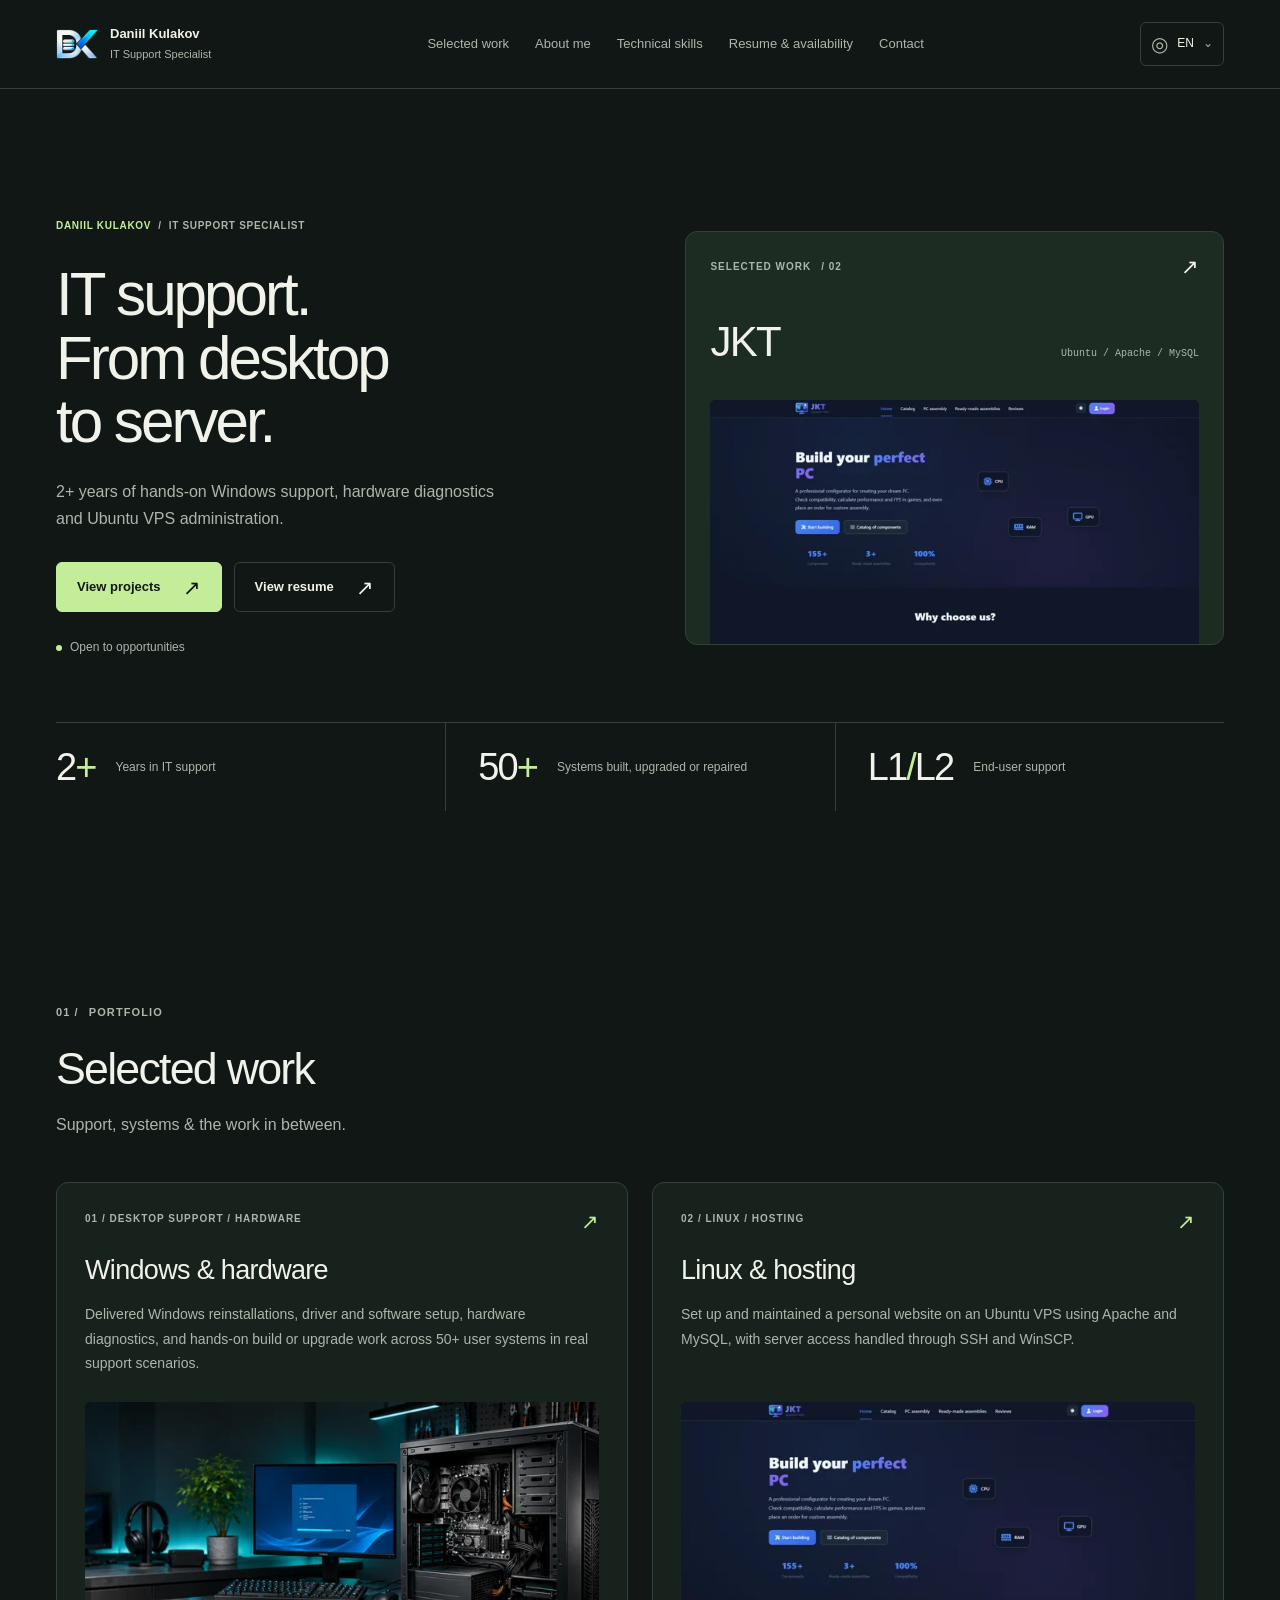
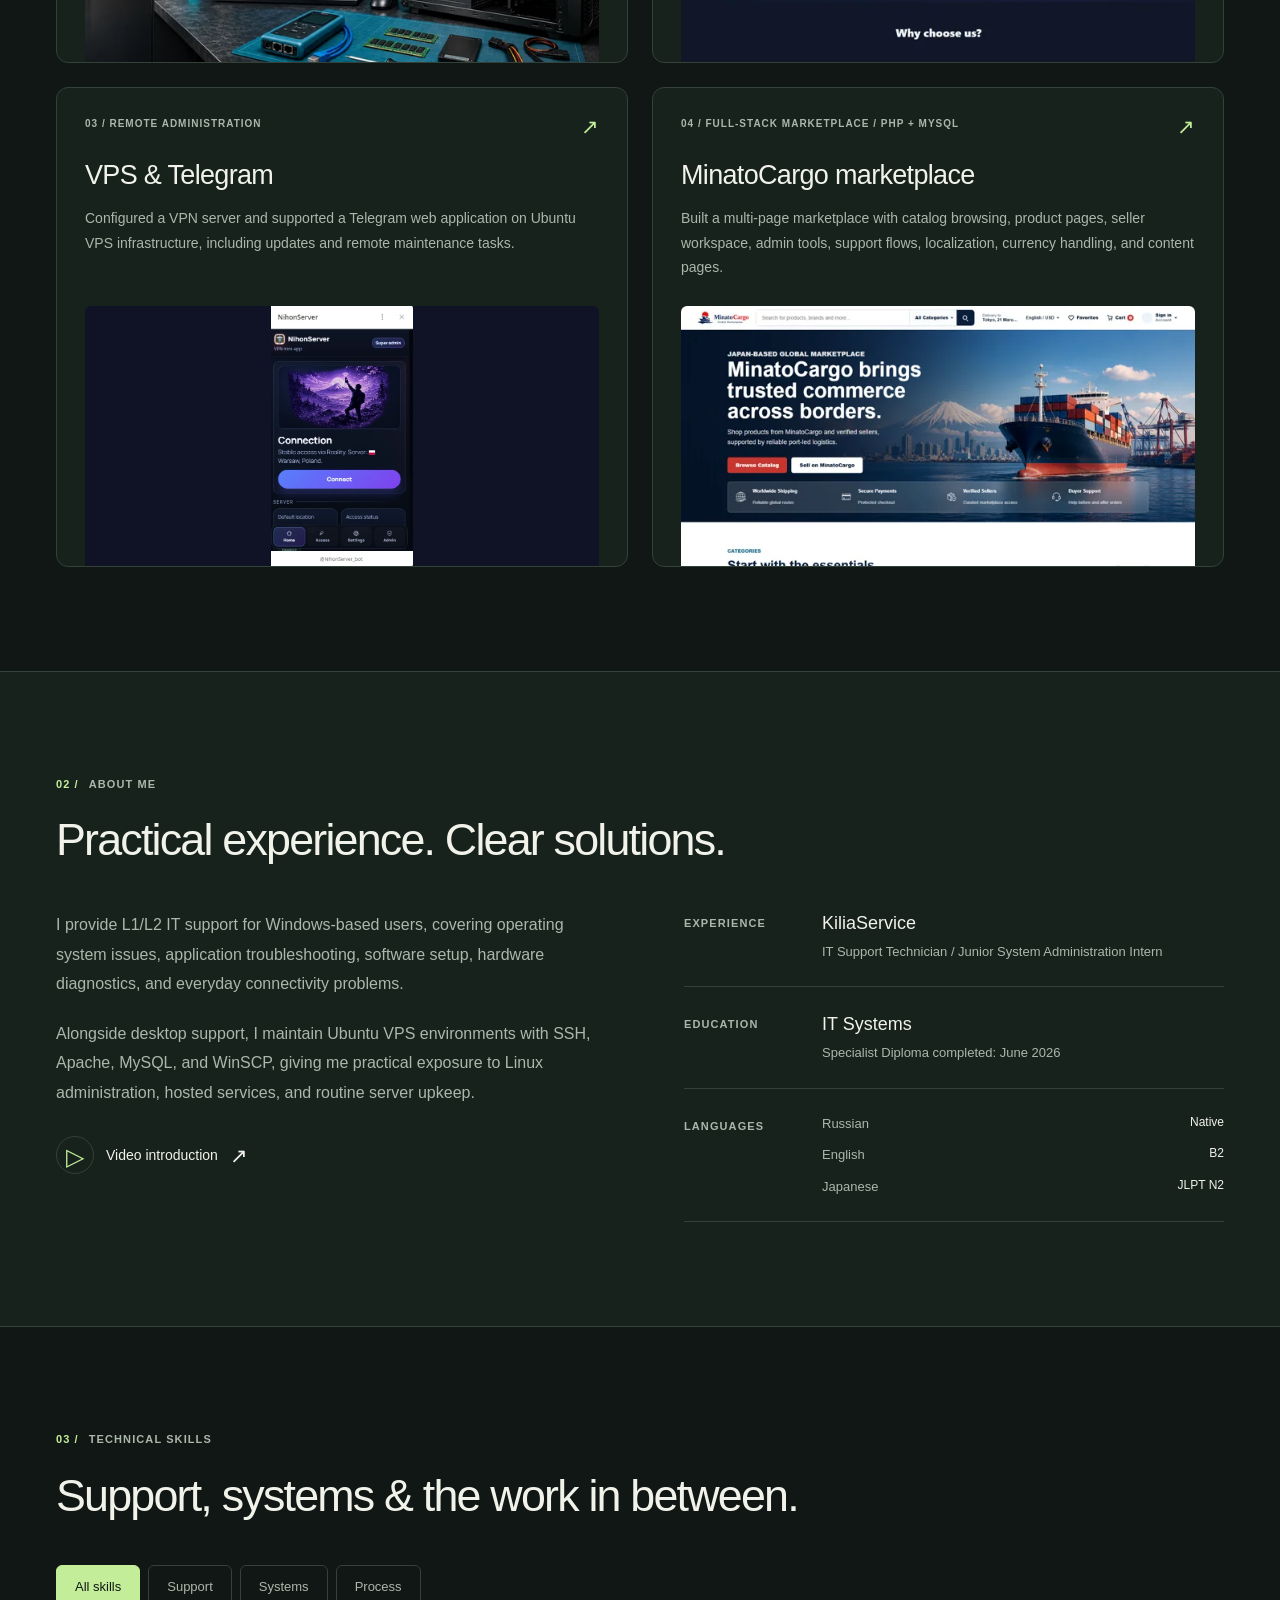
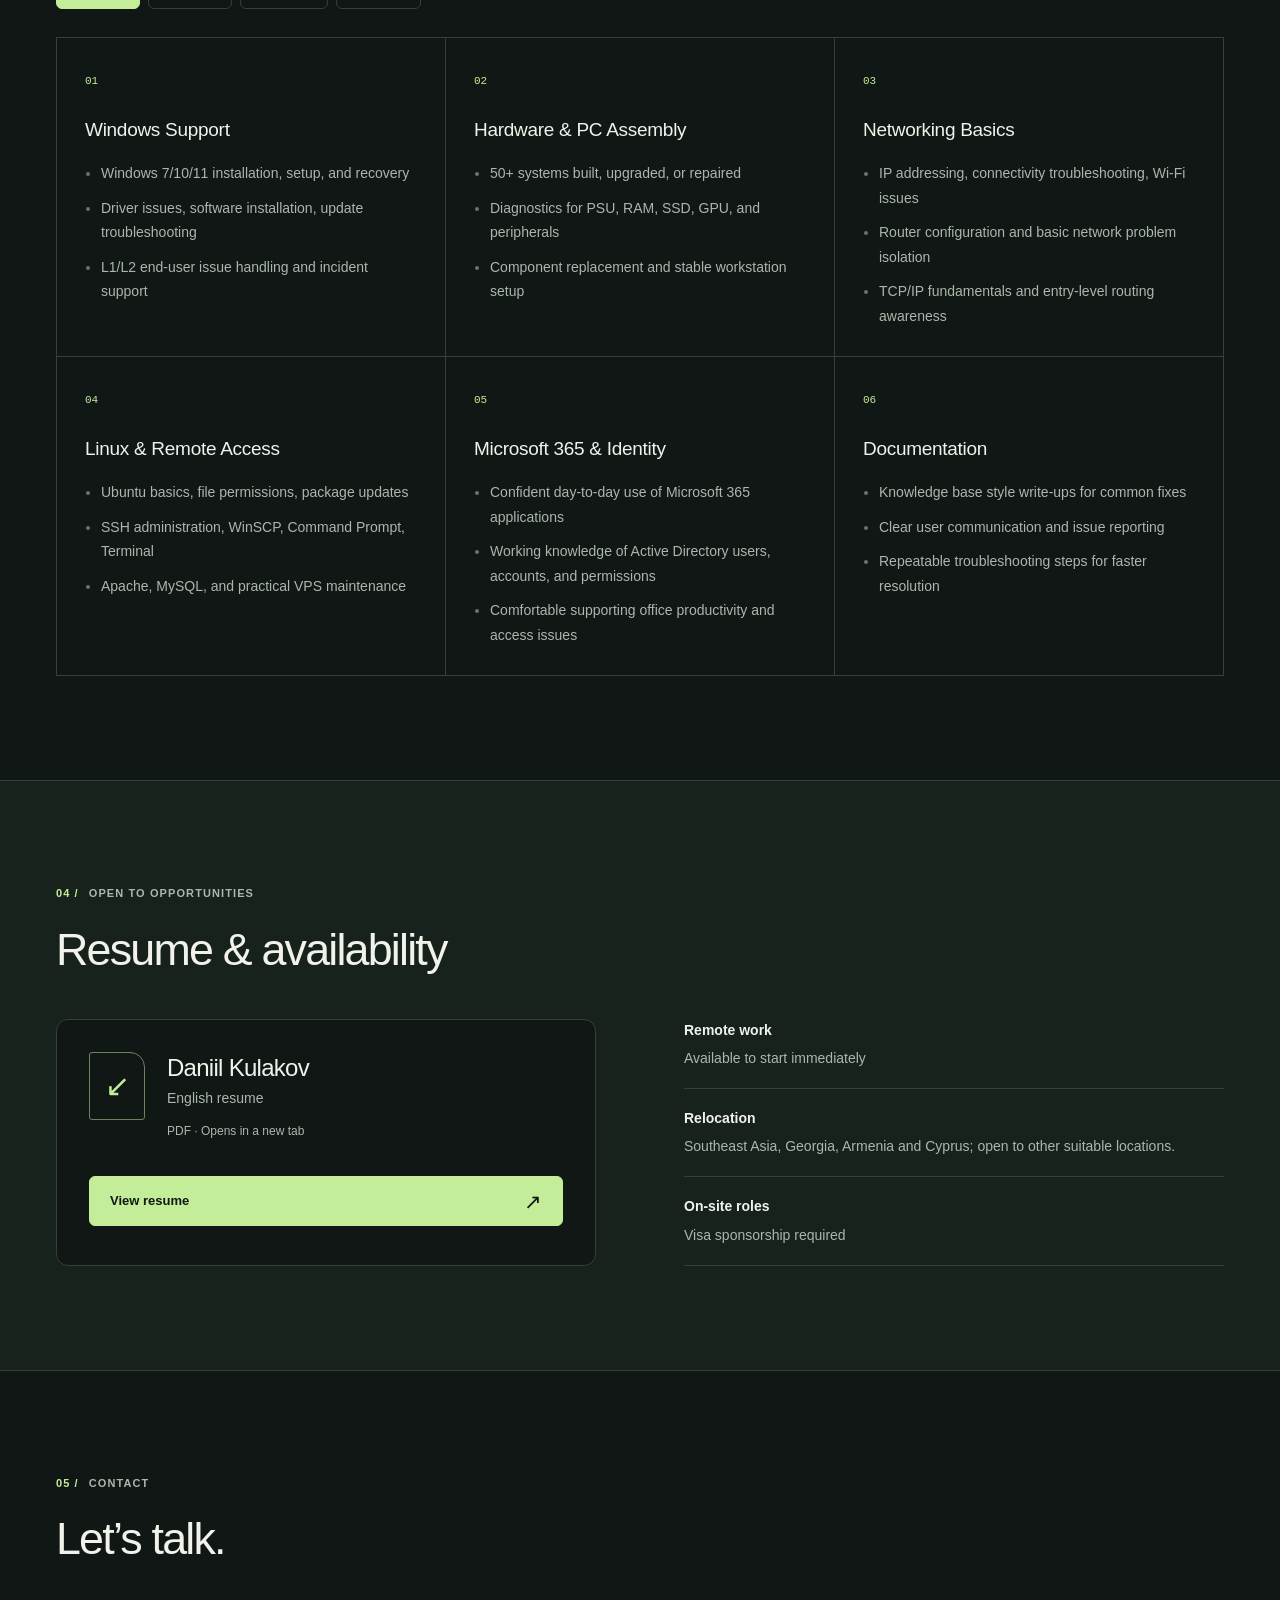
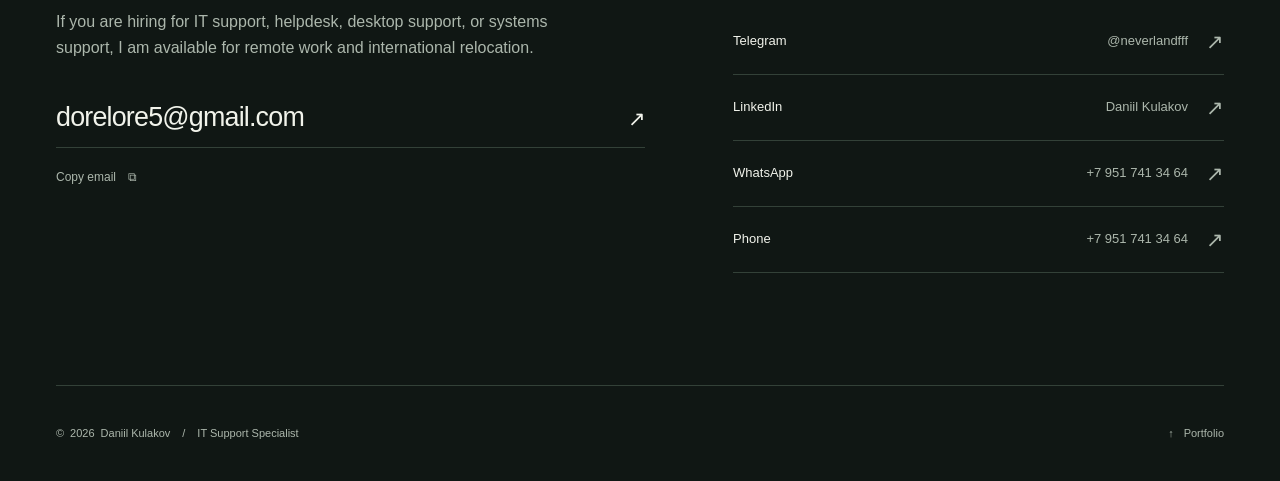
<file: index.html>
<!doctype html>
<html lang="en" data-type="service">
  <head>
    <meta charset="UTF-8" />
    <meta name="viewport" content="width=device-width, initial-scale=1" />
    <meta name="color-scheme" content="dark" />
    <meta name="theme-color" content="#101714" />
    <meta name="page-type" content="service" />
    <meta name="site-kind" content="other" />
    <title>Daniil Kulakov | IT Support Specialist</title>
    <meta
      name="description"
      content="Portfolio of Daniil Kulakov, an IT Support Specialist with 2+ years of Windows support experience across troubleshooting, hardware, networking basics, Microsoft 365, and Ubuntu VPS administration."
    />
    <meta
      property="og:title"
      content="Daniil Kulakov | IT Support Specialist"
    />
    <meta
      property="og:description"
      content="Portfolio of Daniil Kulakov, an IT Support Specialist with 2+ years of Windows support experience across troubleshooting, hardware, networking basics, Microsoft 365, and Ubuntu VPS administration."
    />
    <meta property="og:type" content="website" />
    <meta name="twitter:card" content="summary" />
    <link rel="icon" type="image/x-icon" href="Logo/favicon.ico" />
    <link
      rel="icon"
      type="image/png"
      sizes="32x32"
      href="Logo/favicon-32.png"
    />
    <link
      rel="apple-touch-icon"
      sizes="180x180"
      href="Logo/apple-touch-icon.png"
    />
    <link rel="stylesheet" href="styles.css?v=20261108-2" />

    <script src="translations.js?v=20261108" defer></script>
    <script src="project-data.js?v=20261108-2" defer></script>
    <script src="ui.js?v=20261108" defer></script>
    <script src="script.js?v=20261108" defer></script>
  </head>
  <body>
    <a class="skip-link" href="#page-content" data-i18n="ui.skip"
      >Skip to content</a
    >
    <header class="site-header">
      <div class="header-inner wrap">
        <a class="brand" href="#hero" aria-label="Daniil Kulakov — portfolio">
          <img
            class="brand-mark"
            src="Logo/main-logo-96.webp"
            srcset="Logo/main-logo-96.webp 1x, Logo/main-logo-192.webp 2x"
            alt=""
            width="42"
            height="42"
          />
          <span class="brand-copy"
            ><strong data-i18n="ui.name">Daniil Kulakov</strong
            ><span data-i18n="ui.role">IT Support Specialist</span></span
          >
        </a>
        <nav
          class="site-nav"
          id="primary-navigation"
          aria-label="Primary navigation"
        >
          <a href="#projects"><span data-i18n="nav.0">Selected work</span></a
          ><a href="#about"><span data-i18n="nav.1">About me</span></a
          ><a href="#skills"><span data-i18n="nav.2">Technical skills</span></a
          ><a href="#resume"
            ><span data-i18n="nav.3">Resume &amp; availability</span></a
          ><a href="#contact"><span data-i18n="nav.4">Contact</span></a>
        </nav>
        <div class="header-actions">
          <div class="language-switcher">
            <button
              class="language-trigger"
              type="button"
              aria-controls="language-menu"
              aria-haspopup="menu"
              aria-expanded="false"
              data-label="language"
            >
              <span aria-hidden="true">◎</span
              ><span class="language-code">EN</span
              ><span class="chevron" aria-hidden="true">⌄</span>
            </button>
            <div class="language-menu" id="language-menu" role="menu" hidden>
              <button
                type="button"
                class="language-option"
                data-lang="en"
                role="menuitemradio"
                aria-checked="true"
              >
                <span lang="en">English</span><span>EN</span></button
              ><button
                type="button"
                class="language-option"
                data-lang="ru"
                role="menuitemradio"
                aria-checked="false"
              >
                <span lang="ru">Русский</span><span>RU</span></button
              ><button
                type="button"
                class="language-option"
                data-lang="ja"
                role="menuitemradio"
                aria-checked="false"
              >
                <span lang="ja">日本語</span><span>JA</span></button
              ><button
                type="button"
                class="language-option"
                data-lang="ms"
                role="menuitemradio"
                aria-checked="false"
              >
                <span lang="ms">Bahasa Melayu</span><span>MS</span></button
              ><button
                type="button"
                class="language-option"
                data-lang="th"
                role="menuitemradio"
                aria-checked="false"
              >
                <span lang="th">ไทย</span><span>TH</span></button
              ><button
                type="button"
                class="language-option"
                data-lang="vi"
                role="menuitemradio"
                aria-checked="false"
              >
                <span lang="vi">Tiếng Việt</span><span>VI</span>
              </button>
            </div>
          </div>
          <button
            class="nav-toggle"
            type="button"
            aria-controls="primary-navigation"
            aria-expanded="false"
            data-label="menuOpen"
          >
            <span></span><span></span>
          </button>
        </div>
      </div>
    </header>

    <main id="page-content" tabindex="-1">
      <section class="hero wrap" id="hero" aria-labelledby="hero-title">
        <div class="hero-main">
          <div class="hero-copy">
            <p class="eyebrow hero-role">
              <span data-i18n="ui.name">Daniil Kulakov</span>
              <span class="muted">/</span>
              <span data-i18n="ui.role">IT Support Specialist</span>
            </p>
            <h1 id="hero-title" data-i18n="hero.title">
              IT support. From desktop to server.
            </h1>
            <p data-i18n="hero.text" class="hero-text">
              2+ years of hands-on Windows support, hardware diagnostics and
              Ubuntu VPS administration.
            </p>
            <div class="hero-actions">
              <a class="button button-primary" href="#projects"
                ><span data-i18n="ui.viewProjects">View projects</span
                ><span class="arrow" aria-hidden="true">↗</span></a
              ><a
                class="button button-secondary"
                href="Resume/Int_ITsupport_upd_06.15.pdf"
                target="_blank"
                rel="noopener noreferrer"
                ><span data-i18n="ui.viewResume">View resume</span
                ><span class="arrow" aria-hidden="true">↗</span></a
              >
            </div>
            <p class="availability">
              <span class="status-dot" aria-hidden="true"></span
              ><span data-i18n="ui.available">Open to opportunities</span>
            </p>
          </div>
          <a class="hero-work" href="project.html?project=jkt-site">
            <div class="hero-work-top">
              <span class="eyebrow"
                ><span data-i18n="ui.work">Selected work</span> / 02</span
              ><span class="arrow" aria-hidden="true">↗</span>
            </div>
            <div class="hero-work-title">
              JKT<span>Ubuntu / Apache / MySQL</span>
            </div>
            <div class="hero-work-image">
              <img
                src="assets/images/jkt-site-1-640.webp"
                srcset="
                  assets/images/jkt-site-1-640.webp   640w,
                  assets/images/jkt-site-1-1200.webp 1200w
                "
                sizes="(max-width: 640px) 90vw, 45vw"
                alt="JKT website running on Ubuntu VPS"
                width="1200"
                height="750"
                fetchpriority="high"
              />
            </div>
          </a>
        </div>
        <div class="hero-proof">
          <div>
            <strong>2<span>+</span></strong
            ><span data-i18n="ui.years">Years in IT support</span>
          </div>
          <div>
            <strong>50<span>+</span></strong
            ><span data-i18n="ui.systems"
              >Systems built, upgraded or repaired</span
            >
          </div>
          <div>
            <strong>L1<span>/</span>L2</strong
            ><span data-i18n="ui.endUser">End-user support</span>
          </div>
        </div>
      </section>
      <section
        class="section wrap"
        id="projects"
        aria-labelledby="projects-heading"
      >
        <div class="section-head">
          <p class="eyebrow">
            01 / <span data-i18n="ui.portfolio">Portfolio</span>
          </p>
          <h2 id="projects-heading" data-i18n="ui.work">Selected work</h2>
          <p class="section-intro" data-i18n="ui.skillsTitle">
            Support, systems & the work in between.
          </p>
        </div>
        <div class="projects-grid">
          <a class="project-card" href="project.html?project=pc-support">
            <div class="project-card-top">
              <span class="eyebrow"
                >01 /
                <span data-i18n="projects.cards.0.0"
                  >Desktop support / hardware</span
                ></span
              ><span class="arrow" aria-hidden="true">↗</span>
            </div>
            <h3 data-i18n="projects.cards.0.1">Windows &amp; hardware</h3>
            <p data-i18n="projects.cards.0.2" class="project-card-description">
              Delivered Windows reinstallations, driver and software setup,
              hardware diagnostics, and hands-on build or upgrade work across
              50+ user systems in real support scenarios.
            </p>
            <div class="project-card-image">
              <img
                src="assets/images/pc-support-1-640.webp?v=20261108-2"
                srcset="
                  assets/images/pc-support-1-640.webp?v=20261108-2   640w,
                  assets/images/pc-support-1-1200.webp?v=20261108-2 1200w
                "
                sizes="(max-width: 640px) 100vw, 50vw"
                alt="Windows Deployment, Repair, and PC Build Work"
                loading="lazy"
                width="640"
                height="400"
              />
            </div> </a
          ><a class="project-card" href="project.html?project=jkt-site">
            <div class="project-card-top">
              <span class="eyebrow"
                >02 /
                <span data-i18n="projects.cards.1.0"
                  >Linux / hosting</span
                ></span
              ><span class="arrow" aria-hidden="true">↗</span>
            </div>
            <h3 data-i18n="projects.cards.1.1">Linux &amp; hosting</h3>
            <p data-i18n="projects.cards.1.2" class="project-card-description">
              Set up and maintained a personal website on an Ubuntu VPS using
              Apache and MySQL, with server access handled through SSH and
              WinSCP.
            </p>
            <div class="project-card-image">
              <img
                src="assets/images/jkt-site-1-640.webp"
                srcset="
                  assets/images/jkt-site-1-640.webp   640w,
                  assets/images/jkt-site-1-1200.webp 1200w
                "
                sizes="(max-width: 640px) 100vw, 50vw"
                alt="JKT Personal Website on Ubuntu VPS"
                loading="lazy"
                width="640"
                height="400"
              />
            </div> </a
          ><a class="project-card" href="project.html?project=telegram-app">
            <div class="project-card-top">
              <span class="eyebrow"
                >03 /
                <span data-i18n="projects.cards.2.0"
                  >Remote administration</span
                ></span
              ><span class="arrow" aria-hidden="true">↗</span>
            </div>
            <h3 data-i18n="projects.cards.2.1">VPS &amp; Telegram</h3>
            <p data-i18n="projects.cards.2.2" class="project-card-description">
              Configured a VPN server and supported a Telegram web application
              on Ubuntu VPS infrastructure, including updates and remote
              maintenance tasks.
            </p>
            <div class="project-card-image">
              <img
                src="assets/images/telegram-app-1-640.webp"
                srcset="
                  assets/images/telegram-app-1-640.webp   640w,
                  assets/images/telegram-app-1-1200.webp 1200w
                "
                sizes="(max-width: 640px) 100vw, 50vw"
                alt="Self-Hosted VPN and Telegram Web App"
                loading="lazy"
                width="640"
                height="400"
              />
            </div> </a
          ><a
            class="project-card"
            href="project.html?project=minatocargo-marketplace"
          >
            <div class="project-card-top">
              <span class="eyebrow"
                >04 /
                <span data-i18n="projects.cards.3.0"
                  >Full-stack marketplace / PHP + MySQL</span
                ></span
              ><span class="arrow" aria-hidden="true">↗</span>
            </div>
            <h3 data-i18n="projects.cards.3.1">MinatoCargo marketplace</h3>
            <p data-i18n="projects.cards.3.2" class="project-card-description">
              Built a multi-page marketplace with catalog browsing, product
              pages, seller workspace, admin tools, support flows, localization,
              currency handling, and content pages.
            </p>
            <div class="project-card-image">
              <img
                src="assets/images/minatocargo-marketplace-1-640.webp"
                srcset="
                  assets/images/minatocargo-marketplace-1-640.webp   640w,
                  assets/images/minatocargo-marketplace-1-1200.webp 1200w
                "
                sizes="(max-width: 640px) 100vw, 50vw"
                alt="MinatoCargo Global Marketplace Platform"
                loading="lazy"
                width="640"
                height="400"
              />
            </div>
          </a>
        </div>
      </section>
      <section class="section about-section" id="about">
        <div class="wrap">
          <div class="section-head">
            <p class="eyebrow">
              <span>02 /</span> <span data-i18n="ui.about">About me</span>
            </p>
            <h2 data-i18n="about.title">
              Practical experience. Clear solutions.
            </h2>
          </div>
          <div class="about-layout">
            <div class="about-copy">
              <p data-i18n="about.copy.0">
                I provide L1/L2 IT support for Windows-based users, covering
                operating system issues, application troubleshooting, software
                setup, hardware diagnostics, and everyday connectivity problems.
              </p>
              <p data-i18n="about.copy.1">
                Alongside desktop support, I maintain Ubuntu VPS environments
                with SSH, Apache, MySQL, and WinSCP, giving me practical
                exposure to Linux administration, hosted services, and routine
                server upkeep.
              </p>
              <button class="text-button" id="open-intro-video" type="button">
                <span class="play-icon" aria-hidden="true">▷</span
                ><span data-i18n="ui.video">Video introduction</span
                ><span class="arrow" aria-hidden="true">↗</span>
              </button>
            </div>
            <div class="about-facts">
              <h3 class="sr-only" data-i18n="ui.background">
                Experience & education
              </h3>
              <div class="fact-row">
                <span data-i18n="about.facts.0.0" class="eyebrow"
                  >Experience</span
                >
                <div>
                  <h3 data-i18n="about.facts.0.1">KiliaService</h3>
                  <p data-i18n="about.facts.0.2">
                    IT Support Technician / Junior System Administration Intern
                  </p>
                </div>
              </div>
              <div class="fact-row">
                <span data-i18n="about.facts.1.0" class="eyebrow"
                  >Education</span
                >
                <div>
                  <h3 data-i18n="about.facts.1.1">IT Systems</h3>
                  <p data-i18n="about.facts.1.2">
                    Specialist Diploma completed: June 2026
                  </p>
                </div>
              </div>
              <div class="fact-row">
                <span data-i18n="ui.languages" class="eyebrow">Languages</span>
                <div class="language-facts">
                  <p>
                    <span data-language-name="ru">Russian</span
                    ><strong data-proficiency="native">Native</strong>
                  </p>
                  <p>
                    <span data-language-name="en">English</span
                    ><strong>B2</strong>
                  </p>
                  <p>
                    <span data-language-name="ja">Japanese</span
                    ><strong>JLPT N2</strong>
                  </p>
                </div>
              </div>
            </div>
          </div>
        </div>
      </section>
      <section class="section wrap" id="skills">
        <div class="section-head">
          <p class="eyebrow">
            <span>03 /</span>
            <span data-i18n="ui.skills">Technical skills</span>
          </p>
          <h2 data-i18n="skills.title">
            Support, systems &amp; the work in between.
          </h2>
        </div>
        <div class="skill-controls" role="group" data-label="skills">
          <button
            type="button"
            class="skill-filter"
            data-filter="all"
            aria-pressed="true"
          >
            <span data-i18n="ui.all">All skills</span></button
          ><button
            type="button"
            class="skill-filter"
            data-filter="support"
            aria-pressed="false"
          >
            <span data-i18n="ui.support">Support</span></button
          ><button
            type="button"
            class="skill-filter"
            data-filter="systems"
            aria-pressed="false"
          >
            <span data-i18n="ui.system">Systems</span></button
          ><button
            type="button"
            class="skill-filter"
            data-filter="process"
            aria-pressed="false"
          >
            <span data-i18n="ui.process">Process</span>
          </button>
        </div>
        <div class="skills-grid">
          <article class="skill-group" data-skill="support">
            <span class="skill-number" aria-hidden="true">01</span>
            <h3 data-i18n="skills.groups.0.0">Windows Support</h3>
            <ul>
              <li data-i18n="skills.groups.0.1.0">
                Windows 7/10/11 installation, setup, and recovery
              </li>
              <li data-i18n="skills.groups.0.1.1">
                Driver issues, software installation, update troubleshooting
              </li>
              <li data-i18n="skills.groups.0.1.2">
                L1/L2 end-user issue handling and incident support
              </li>
            </ul>
          </article>
          <article class="skill-group" data-skill="support">
            <span class="skill-number" aria-hidden="true">02</span>
            <h3 data-i18n="skills.groups.1.0">Hardware &amp; PC Assembly</h3>
            <ul>
              <li data-i18n="skills.groups.1.1.0">
                50+ systems built, upgraded, or repaired
              </li>
              <li data-i18n="skills.groups.1.1.1">
                Diagnostics for PSU, RAM, SSD, GPU, and peripherals
              </li>
              <li data-i18n="skills.groups.1.1.2">
                Component replacement and stable workstation setup
              </li>
            </ul>
          </article>
          <article class="skill-group" data-skill="systems">
            <span class="skill-number" aria-hidden="true">03</span>
            <h3 data-i18n="skills.groups.2.0">Networking Basics</h3>
            <ul>
              <li data-i18n="skills.groups.2.1.0">
                IP addressing, connectivity troubleshooting, Wi-Fi issues
              </li>
              <li data-i18n="skills.groups.2.1.1">
                Router configuration and basic network problem isolation
              </li>
              <li data-i18n="skills.groups.2.1.2">
                TCP/IP fundamentals and entry-level routing awareness
              </li>
            </ul>
          </article>
          <article class="skill-group" data-skill="systems">
            <span class="skill-number" aria-hidden="true">04</span>
            <h3 data-i18n="skills.groups.3.0">Linux &amp; Remote Access</h3>
            <ul>
              <li data-i18n="skills.groups.3.1.0">
                Ubuntu basics, file permissions, package updates
              </li>
              <li data-i18n="skills.groups.3.1.1">
                SSH administration, WinSCP, Command Prompt, Terminal
              </li>
              <li data-i18n="skills.groups.3.1.2">
                Apache, MySQL, and practical VPS maintenance
              </li>
            </ul>
          </article>
          <article class="skill-group" data-skill="systems">
            <span class="skill-number" aria-hidden="true">05</span>
            <h3 data-i18n="skills.groups.4.0">Microsoft 365 &amp; Identity</h3>
            <ul>
              <li data-i18n="skills.groups.4.1.0">
                Confident day-to-day use of Microsoft 365 applications
              </li>
              <li data-i18n="skills.groups.4.1.1">
                Working knowledge of Active Directory users, accounts, and
                permissions
              </li>
              <li data-i18n="skills.groups.4.1.2">
                Comfortable supporting office productivity and access issues
              </li>
            </ul>
          </article>
          <article class="skill-group" data-skill="process">
            <span class="skill-number" aria-hidden="true">06</span>
            <h3 data-i18n="skills.groups.5.0">Documentation</h3>
            <ul>
              <li data-i18n="skills.groups.5.1.0">
                Knowledge base style write-ups for common fixes
              </li>
              <li data-i18n="skills.groups.5.1.1">
                Clear user communication and issue reporting
              </li>
              <li data-i18n="skills.groups.5.1.2">
                Repeatable troubleshooting steps for faster resolution
              </li>
            </ul>
          </article>
        </div>
      </section>
      <section class="section resume-section" id="resume">
        <div class="wrap">
          <div class="section-head">
            <p class="eyebrow">
              <span>04 /</span>
              <span data-i18n="ui.available">Open to opportunities</span>
            </p>
            <h2 data-i18n="resume.title">Resume &amp; availability</h2>
          </div>
          <div class="resume-layout">
            <div class="resume-document">
              <span class="document-icon" aria-hidden="true">↙</span>
              <div>
                <h3 data-i18n="ui.name">Daniil Kulakov</h3>
                <p data-i18n="ui.resumeLabel">English resume</p>
                <p data-i18n="ui.pdf" class="muted small">
                  PDF · Opens in a new tab
                </p>
              </div>
              <a
                class="button button-primary"
                href="Resume/Int_ITsupport_upd_06.15.pdf"
                target="_blank"
                rel="noopener noreferrer"
                ><span data-i18n="ui.viewResume">View resume</span
                ><span class="arrow" aria-hidden="true">↗</span></a
              >
            </div>
            <dl class="availability-list">
              <div>
                <dt data-i18n="ui.remote">Remote work</dt>
                <dd data-i18n="ui.remoteText">
                  Available to start immediately
                </dd>
              </div>
              <div>
                <dt data-i18n="ui.relocation">Relocation</dt>
                <dd data-i18n="ui.relocationText">
                  Southeast Asia, Georgia, Armenia and Cyprus; open to other
                  suitable locations.
                </dd>
              </div>
              <div>
                <dt data-i18n="ui.onsite">On-site roles</dt>
                <dd data-i18n="ui.onsiteText">Visa sponsorship required</dd>
              </div>
            </dl>
          </div>
        </div>
      </section>
      <section class="section wrap contact-section" id="contact">
        <div class="section-head">
          <p class="eyebrow">
            <span>05 /</span> <span data-i18n="ui.contact">Contact</span>
          </p>
          <h2 data-i18n="contact.title">Let’s talk.</h2>
        </div>
        <div class="contact-layout">
          <div class="contact-main">
            <p data-i18n="contact.text">
              If you are hiring for IT support, helpdesk, desktop support, or
              systems support, I am available for remote work and international
              relocation.
            </p>
            <a class="email-link" href="mailto:dorelore5@gmail.com"
              >dorelore5@gmail.com
              <span class="arrow" aria-hidden="true">↗</span></a
            ><button class="text-button copy-email" type="button">
              <span data-i18n="ui.copy">Copy email</span
              ><span aria-hidden="true">⧉</span>
            </button>
            <p class="copy-status sr-only" role="status"></p>
          </div>
          <div class="contact-list">
            <a
              href="https://t.me/neverlandfff"
              target="_blank"
              rel="noopener noreferrer"
              ><span>Telegram</span
              ><span
                >@neverlandfff
                <span class="arrow" aria-hidden="true">↗</span></span
              ></a
            >
            <a
              href="https://linkedin.com/in/daniil-kulakov-362a203b1"
              target="_blank"
              rel="noopener noreferrer"
              ><span>LinkedIn</span
              ><span
                ><span data-i18n="ui.name">Daniil Kulakov</span>
                <span class="arrow" aria-hidden="true">↗</span></span
              ></a
            >
            <a
              href="https://wa.me/79517413464"
              target="_blank"
              rel="noopener noreferrer"
              ><span>WhatsApp</span
              ><span
                >+7 951 741 34 64
                <span class="arrow" aria-hidden="true">↗</span></span
              ></a
            >
            <a href="tel:+79517413464"
              ><span data-i18n="ui.phone">Phone</span
              ><span
                >+7 951 741 34 64
                <span class="arrow" aria-hidden="true">↗</span></span
              ></a
            >
          </div>
        </div>
      </section>
    </main>
    <footer class="site-footer wrap">
      <p>
        © <span data-year>2026</span>
        <span data-i18n="ui.name">Daniil Kulakov</span
        ><span class="footer-divider">/</span
        ><span data-i18n="ui.role">IT Support Specialist</span>
      </p>
      <a href="#hero">↑ <span data-i18n="ui.portfolio">Portfolio</span></a>
    </footer>
    <dialog
      class="media-dialog video-dialog"
      id="intro-video-modal"
      aria-labelledby="intro-video-title"
    >
      <div class="dialog-toolbar">
        <h2 id="intro-video-title" data-i18n="ui.videoTitle">
          Introduction in English
        </h2>
        <button
          class="dialog-close"
          type="button"
          data-close-dialog
          data-label="close"
        >
          ×
        </button>
      </div>
      <video id="intro-video-player" controls preload="none" playsinline>
        <source src="Video/動画_introductory.mp4" type="video/mp4" />
      </video>
    </dialog>
    <script type="application/ld+json">
      {
        "@context": "https://schema.org",
        "@type": "Person",
        "name": "Daniil Kulakov",
        "jobTitle": "IT Support Specialist",
        "email": "mailto:dorelore5@gmail.com",
        "sameAs": [
          "https://linkedin.com/in/daniil-kulakov-362a203b1",
          "https://t.me/neverlandfff"
        ],
        "knowsAbout": [
          "Windows Support",
          "PC Hardware",
          "Linux Administration",
          "Networking"
        ]
      }
    </script>
  </body>
</html>
</file>
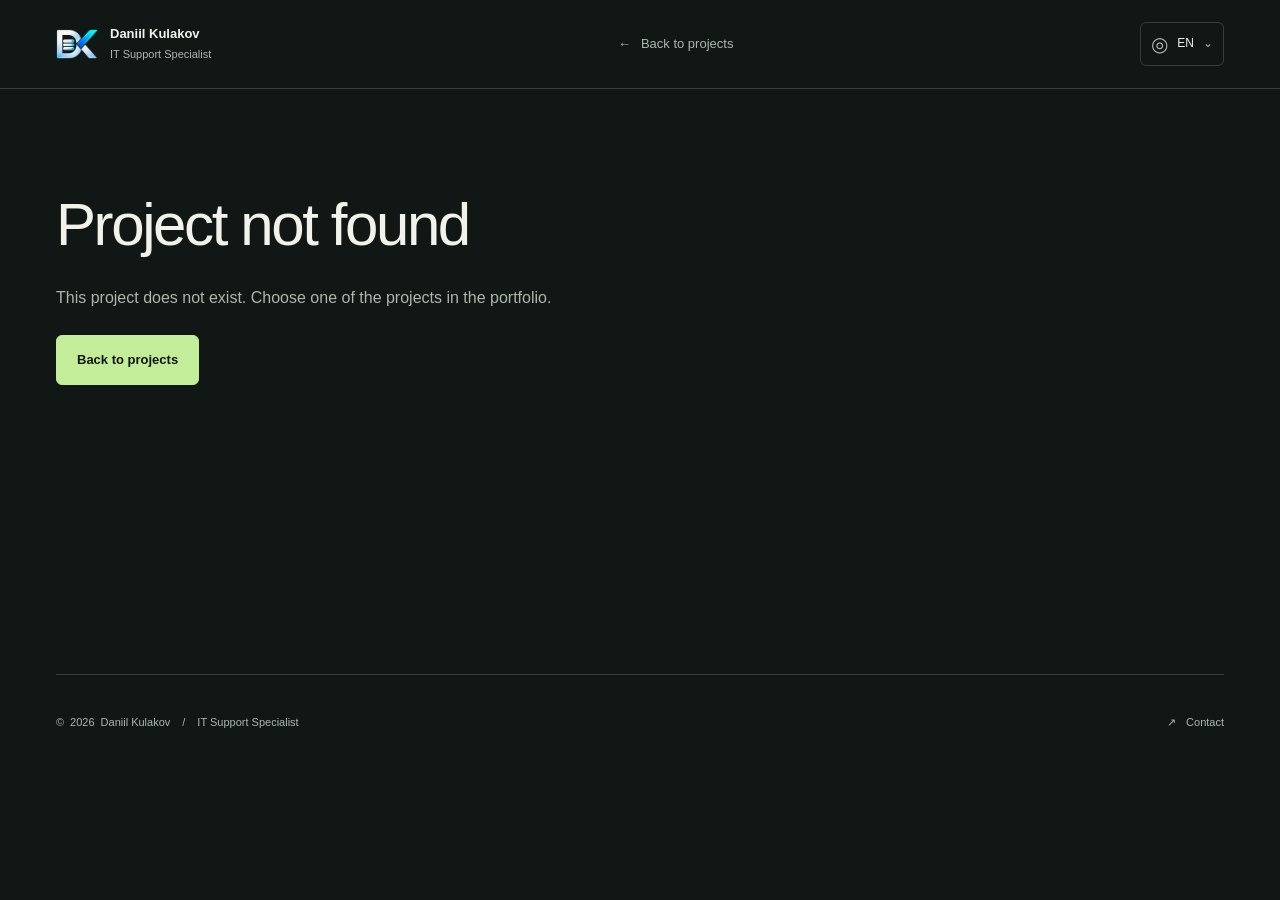
<file: project.html>
<!doctype html>
<html lang="en" data-type="service">
  <head>
    <meta charset="UTF-8" />
    <meta name="viewport" content="width=device-width, initial-scale=1" />
    <meta name="color-scheme" content="dark" />
    <meta name="theme-color" content="#101714" />
    <meta name="page-type" content="service" />
    <meta name="site-kind" content="other" />
    <title>Project details | Daniil Kulakov</title>
    <meta
      name="description"
      content="Portfolio of Daniil Kulakov, an IT Support Specialist with 2+ years of Windows support experience across troubleshooting, hardware, networking basics, Microsoft 365, and Ubuntu VPS administration."
    />
    <meta property="og:title" content="Project details | Daniil Kulakov" />
    <meta
      property="og:description"
      content="Portfolio of Daniil Kulakov, an IT Support Specialist with 2+ years of Windows support experience across troubleshooting, hardware, networking basics, Microsoft 365, and Ubuntu VPS administration."
    />
    <meta property="og:type" content="website" />
    <meta name="twitter:card" content="summary" />
    <link rel="icon" type="image/x-icon" href="Logo/favicon.ico" />
    <link
      rel="icon"
      type="image/png"
      sizes="32x32"
      href="Logo/favicon-32.png"
    />
    <link
      rel="apple-touch-icon"
      sizes="180x180"
      href="Logo/apple-touch-icon.png"
    />
    <link rel="stylesheet" href="styles.css?v=20261108-2" />
    <link rel="stylesheet" href="project.css?v=20261108" />
    <script src="translations.js?v=20261108" defer></script>
    <script src="project-data.js?v=20261108-2" defer></script>
    <script src="ui.js?v=20261108" defer></script>
    <script src="project-view.js?v=20261108-2" defer></script>
  </head>
  <body>
    <a class="skip-link" href="#page-content" data-i18n="ui.skip"
      >Skip to content</a
    >
    <header class="site-header">
      <div class="header-inner wrap">
        <a
          class="brand"
          href="index.html"
          aria-label="Daniil Kulakov — portfolio"
        >
          <img
            class="brand-mark"
            src="Logo/main-logo-96.webp"
            srcset="Logo/main-logo-96.webp 1x, Logo/main-logo-192.webp 2x"
            alt=""
            width="42"
            height="42"
          />
          <span class="brand-copy"
            ><strong data-i18n="ui.name">Daniil Kulakov</strong
            ><span data-i18n="ui.role">IT Support Specialist</span></span
          >
        </a>
        <a class="back-link" href="index.html#projects" data-label="back"
          >← <span data-i18n="ui.back">Back to projects</span></a
        >
        <div class="header-actions">
          <div class="language-switcher">
            <button
              class="language-trigger"
              type="button"
              aria-controls="language-menu"
              aria-haspopup="menu"
              aria-expanded="false"
              data-label="language"
            >
              <span aria-hidden="true">◎</span
              ><span class="language-code">EN</span
              ><span class="chevron" aria-hidden="true">⌄</span>
            </button>
            <div class="language-menu" id="language-menu" role="menu" hidden>
              <button
                type="button"
                class="language-option"
                data-lang="en"
                role="menuitemradio"
                aria-checked="true"
              >
                <span lang="en">English</span><span>EN</span></button
              ><button
                type="button"
                class="language-option"
                data-lang="ru"
                role="menuitemradio"
                aria-checked="false"
              >
                <span lang="ru">Русский</span><span>RU</span></button
              ><button
                type="button"
                class="language-option"
                data-lang="ja"
                role="menuitemradio"
                aria-checked="false"
              >
                <span lang="ja">日本語</span><span>JA</span></button
              ><button
                type="button"
                class="language-option"
                data-lang="ms"
                role="menuitemradio"
                aria-checked="false"
              >
                <span lang="ms">Bahasa Melayu</span><span>MS</span></button
              ><button
                type="button"
                class="language-option"
                data-lang="th"
                role="menuitemradio"
                aria-checked="false"
              >
                <span lang="th">ไทย</span><span>TH</span></button
              ><button
                type="button"
                class="language-option"
                data-lang="vi"
                role="menuitemradio"
                aria-checked="false"
              >
                <span lang="vi">Tiếng Việt</span><span>VI</span>
              </button>
            </div>
          </div>
        </div>
      </div>
    </header>

    <main class="project-page wrap" id="page-content" tabindex="-1">
      <section class="project-hero">
        <p class="eyebrow" id="project-tag">Project details</p>
        <h1 id="project-title" data-i18n="ui.projectDetails">
          Project details
        </h1>
        <p class="project-summary" id="project-summary"></p>
        <a
          class="button button-primary"
          id="project-live-link"
          target="_blank"
          rel="noopener noreferrer"
          hidden
        ></a>
      </section>
      <section class="project-gallery" aria-labelledby="gallery-title">
        <div class="gallery-heading">
          <h2 id="gallery-title" data-i18n="ui.gallery">Project gallery</h2>
          <span
            class="gallery-count"
            aria-live="polite"
            id="gallery-count"
          ></span>
        </div>
        <a class="gallery-featured" id="gallery-featured" href="#"
          ><img id="gallery-image" alt="" width="1200" height="750" /><span
            class="enlarge-icon"
            aria-hidden="true"
            >↗</span
          ></a
        >
        <div class="gallery-controls">
          <button
            class="icon-button"
            type="button"
            id="gallery-prev"
            data-label="prev"
          >
            ←
          </button>
          <div class="gallery-thumbnails" id="gallery-thumbnails"></div>
          <button
            class="icon-button"
            type="button"
            id="gallery-next"
            data-label="next"
          >
            →
          </button>
        </div>
      </section>
      <div class="project-detail-layout">
        <div class="project-detail-main">
          <section class="project-detail-card">
            <h2 data-i18n="ui.overview">Overview</h2>
            <p id="project-overview"></p>
          </section>
          <section class="project-detail-card">
            <h2 data-i18n="ui.myRole">My role</h2>
            <p id="project-role"></p>
          </section>
          <section class="project-detail-card">
            <h2 data-i18n="ui.tasks">Key tasks</h2>
            <ul id="project-tasks"></ul>
          </section>
          <section class="project-detail-card">
            <h2 data-i18n="ui.outcome">Outcome &amp; learning</h2>
            <p id="project-outcome"></p>
          </section>
        </div>
        <aside class="project-detail-side">
          <section class="project-tools-panel">
            <h2 data-i18n="ui.tools">Tools &amp; technologies</h2>
            <div class="project-tools" id="project-tools"></div>
            <dl class="project-snapshot" id="project-snapshot"></dl>
            <div class="project-focus" id="project-focus"></div>
          </section>
        </aside>
      </div>
      <div class="project-bottom-nav">
        <a class="text-link" href="index.html#projects"
          >← <span data-i18n="ui.back">Back to projects</span></a
        ><a class="button button-primary" href="index.html#contact"
          ><span data-i18n="ui.contact">Contact</span
          ><span class="arrow" aria-hidden="true">↗</span></a
        >
      </div>
      <noscript>
        <style>
          .project-hero,
          .project-gallery,
          .project-detail-layout,
          .project-bottom-nav {
            display: none;
          }
        </style>
        <div class="empty-state">
          <h1>Enable JavaScript to view project details.</h1>
          <p>Read the resume or return to the portfolio.</p>
          <a
            class="button button-primary"
            href="Resume/Int_ITsupport_upd_06.15.pdf"
            target="_blank"
            rel="noopener noreferrer"
            >View resume ↗</a
          >
        </div></noscript
      >
    </main>
    <footer class="site-footer wrap">
      <p>
        © <span data-year>2026</span>
        <span data-i18n="ui.name">Daniil Kulakov</span
        ><span class="footer-divider">/</span
        ><span data-i18n="ui.role">IT Support Specialist</span>
      </p>
      <a href="index.html#contact"
        >↗ <span data-i18n="ui.contact">Contact</span></a
      >
    </footer>
    <dialog
      class="media-dialog image-dialog"
      id="image-lightbox"
      aria-label="Image viewer"
    >
      <div class="dialog-toolbar">
        <span id="viewer-title"></span>
        <div class="zoom-controls">
          <button
            class="icon-button"
            id="zoom-out"
            type="button"
            data-label="zoomOut"
          >
            −</button
          ><button
            class="text-button"
            id="zoom-reset"
            type="button"
            data-label="reset"
          >
            100%</button
          ><button
            class="icon-button"
            id="zoom-in"
            type="button"
            data-label="zoomIn"
          >
            +</button
          ><button
            class="dialog-close"
            type="button"
            data-close-dialog
            data-label="close"
          >
            ×
          </button>
        </div>
      </div>
      <div class="image-stage" id="image-stage">
        <img id="lightbox-image" alt="" />
      </div>
    </dialog>
  </body>
</html>
</file>
<file: styles.css>
/* Shared portfolio system: content-led layouts and flat, quiet surfaces. */
:root {
  --bg: #101714;
  --surface: #17221c;
  --surface-raised: #1d2c23;
  --text: #f1f3eb;
  --muted: #acb7ac;
  --accent: #c4ed99;
  --border: #334138;
  --radius: 12px;
  --max-width: 1264px;
  --ease: 180ms ease;
  color-scheme: dark;
  font-family: "Segoe UI", Arial, sans-serif;
  font-synthesis: none;
}
*,
*::before,
*::after {
  box-sizing: border-box;
}
html {
  scroll-behavior: smooth;
  scroll-padding-top: 106px;
  background: var(--bg);
}
body {
  margin: 0;
  color: var(--text);
  background: var(--bg);
  font-size: 16px;
  line-height: 1.65;
  -webkit-font-smoothing: antialiased;
}
::selection {
  background: var(--accent);
  color: var(--bg);
}
a {
  color: inherit;
  text-decoration: none;
}
button,
input {
  font: inherit;
}
button {
  color: inherit;
  cursor: pointer;
  border: 0;
}
button,
a {
  -webkit-tap-highlight-color: transparent;
}
img {
  display: block;
  max-width: 100%;
}
h1,
h2,
h3,
p {
  margin: 0;
}
h1,
h2,
h3 {
  font-weight: 500;
}
button:disabled {
  cursor: default;
  opacity: 0.4;
}
[hidden] {
  display: none !important;
}
:focus-visible {
  outline: 2px solid var(--accent);
  outline-offset: 5px;
}
main:focus {
  outline: none;
}
.wrap {
  width: min(var(--max-width), calc(100% - 112px));
  margin-inline: auto;
}
.muted {
  color: var(--muted);
}
.small {
  font-size: 13px;
}
.sr-only {
  position: absolute;
  width: 1px;
  height: 1px;
  overflow: hidden;
  clip-path: inset(50%);
  white-space: nowrap;
}
.skip-link {
  position: fixed;
  z-index: 200;
  top: 10px;
  left: 20px;
  padding: 12px 20px;
  color: var(--bg);
  background: var(--accent);
  transform: translateY(-160%);
}
.skip-link:focus {
  transform: translateY(0);
}
.eyebrow {
  display: flex;
  align-items: center;
  gap: 10px;
  color: var(--muted);
  font-size: 11px;
  font-weight: 600;
  letter-spacing: 0.1em;
  line-height: 1.5;
  text-transform: uppercase;
}
.eyebrow > span:first-child:not(:only-child) {
  color: var(--accent);
}
.arrow {
  display: inline-block;
  flex-shrink: 0;
  font-size: 21px;
  line-height: 1;
  transition: transform var(--ease);
}
a:hover .arrow,
button:hover .arrow {
  transform: translate(2px, -2px);
}
.site-header {
  position: sticky;
  z-index: 40;
  top: 0;
  background: var(--bg);
  border-bottom: 1px solid var(--border);
}
.header-inner {
  display: flex;
  align-items: center;
  justify-content: space-between;
  gap: 24px;
  min-height: 88px;
}
.brand {
  display: inline-flex;
  align-items: center;
  gap: 12px;
  flex-shrink: 0;
}
.brand-mark {
  width: 42px;
  height: 42px;
  flex-shrink: 0;
  object-fit: contain;
}
.brand-copy {
  display: grid;
  gap: 1px;
}
.brand-copy strong {
  font-size: 13px;
  font-weight: 600;
  line-height: 1.4;
}
.brand-copy > span {
  font-size: 11px;
  color: var(--muted);
}
.site-nav {
  display: flex;
  align-items: center;
  gap: 26px;
}
.site-nav a {
  display: flex;
  align-items: center;
  position: relative;
  min-height: 44px;
  color: var(--muted);
  font-size: 13px;
  line-height: 1.4;
  transition: color var(--ease);
}
.site-nav a::after {
  content: "";
  position: absolute;
  bottom: 5px;
  left: 0;
  right: 0;
  height: 1px;
  background: var(--accent);
  transform: scaleX(0);
  transform-origin: left;
  transition: transform var(--ease);
}
.site-nav a:hover,
.site-nav a[aria-current] {
  color: var(--text);
}
.site-nav a:hover::after,
.site-nav a[aria-current]::after {
  transform: scaleX(1);
}
.header-actions {
  display: flex;
  gap: 12px;
  align-items: center;
}
.language-switcher {
  position: relative;
}
.language-trigger {
  display: flex;
  align-items: center;
  justify-content: center;
  gap: 9px;
  min-width: 84px;
  min-height: 44px;
  border: 1px solid var(--border);
  border-radius: 6px;
  background: transparent;
  font-size: 12px;
}
.language-trigger:hover,
.language-trigger[aria-expanded="true"] {
  background: var(--surface);
  border-color: var(--muted);
}
.language-trigger > span:first-child {
  font-size: 20px;
  line-height: 1;
  color: var(--muted);
}
.chevron {
  color: var(--muted);
}
.language-menu {
  position: absolute;
  right: 0;
  top: calc(100% + 10px);
  min-width: 220px;
  padding: 8px;
  background: var(--surface);
  border: 1px solid var(--border);
  border-radius: 8px;
  box-shadow: 0 16px 40px #0005;
}
.language-option {
  display: flex;
  align-items: center;
  justify-content: space-between;
  width: 100%;
  min-height: 44px;
  gap: 24px;
  padding: 10px 12px;
  background: transparent;
  text-align: left;
  font-size: 14px;
  border-radius: 4px;
}
.language-option > span:last-child {
  color: var(--muted);
  font-size: 11px;
}
.language-option:hover,
.language-option[aria-checked="true"] {
  color: var(--accent);
  background: var(--surface-raised);
}
.nav-toggle {
  display: none;
  width: 44px;
  height: 44px;
  border: 1px solid var(--border);
  border-radius: 6px;
  background: transparent;
  align-items: center;
  justify-content: center;
  flex-direction: column;
  gap: 5px;
}
.nav-toggle > span {
  width: 18px;
  height: 1px;
  background: var(--text);
  transition: transform var(--ease);
}
.nav-toggle[aria-expanded="true"] > span:first-child {
  transform: translateY(3px) rotate(45deg);
}
.nav-toggle[aria-expanded="true"] > span:last-child {
  transform: translateY(-3px) rotate(-45deg);
}
.button {
  display: inline-flex;
  align-items: center;
  justify-content: space-between;
  gap: 22px;
  min-height: 50px;
  padding: 13px 20px;
  border: 1px solid var(--border);
  border-radius: 6px;
  font-size: 13px;
  font-weight: 600;
  line-height: 1.4;
  transition:
    background var(--ease),
    border-color var(--ease),
    transform var(--ease);
}
.button:hover {
  transform: translateY(-2px);
  border-color: var(--muted);
}
.button:active {
  transform: translateY(0);
}
.button-primary {
  color: var(--bg);
  background: var(--accent);
  border-color: var(--accent);
}
.button-primary:hover {
  background: #d4f6b1;
  border-color: #d4f6b1;
}
.button-secondary {
  color: var(--text);
  background: transparent;
}
.button-secondary:hover {
  background: var(--surface);
}
.text-button,
.text-link {
  display: inline-flex;
  align-items: center;
  gap: 12px;
  min-height: 44px;
  padding: 0;
  color: var(--text);
  background: transparent;
  font-size: 14px;
}
.text-button:hover,
.text-link:hover {
  color: var(--accent);
}
.hero {
  min-height: calc(100svh - 89px);
  display: flex;
  flex-direction: column;
  justify-content: center;
  padding-top: 72px;
  padding-bottom: 32px;
}
.hero-main {
  display: grid;
  grid-template-columns: 1.05fr 1fr;
  align-items: center;
  gap: 64px;
  padding-bottom: 64px;
}
.hero-role {
  flex-wrap: wrap;
  gap: 7px;
  font-size: 10px;
  letter-spacing: 0.07em;
  margin-bottom: 30px;
}
.hero-role > span:first-child {
  color: var(--accent);
}
.hero h1 {
  max-width: 650px;
  white-space: pre-line;
  font-size: clamp(46px, 4.7vw, 72px);
  line-height: 1.06;
  letter-spacing: -0.05em;
}
.hero-text {
  max-width: 450px;
  margin-top: 24px;
  color: var(--muted);
  font-size: 16px;
  line-height: 1.7;
}
.hero-actions {
  display: flex;
  flex-wrap: wrap;
  gap: 12px;
  margin-top: 30px;
}
.availability {
  display: flex;
  align-items: center;
  gap: 8px;
  margin-top: 26px;
  color: var(--muted);
  font-size: 12px;
}
.status-dot {
  width: 6px;
  height: 6px;
  border-radius: 50%;
  background: var(--accent);
}
.hero-work {
  display: block;
  min-width: 0;
  overflow: hidden;
  padding: 24px 24px 0;
  background: var(--surface-raised);
  border: 1px solid var(--border);
  border-radius: var(--radius);
  transition:
    transform var(--ease),
    border-color var(--ease);
}
.hero-work:hover {
  transform: translateY(-2px);
  border-color: #62775f;
}
.hero-work-top {
  display: flex;
  align-items: center;
  justify-content: space-between;
}
.hero-work-top .eyebrow {
  font-size: 10px;
}
.hero-work-title {
  display: flex;
  justify-content: space-between;
  align-items: baseline;
  gap: 16px;
  margin-block: 30px 24px;
  font-size: 42px;
  font-weight: 500;
  letter-spacing: -0.04em;
}
.hero-work-title > span {
  max-width: 140px;
  color: var(--muted);
  font-family: Consolas, monospace;
  font-size: 10px;
  letter-spacing: 0;
  text-align: right;
  line-height: 1.7;
}
.hero-work-image {
  overflow: hidden;
  aspect-ratio: 2 / 1;
  border-radius: 6px 6px 0 0;
  background: #080c0a;
}
.hero-work-image img {
  width: 100%;
  height: 100%;
  object-fit: cover;
  object-position: top center;
  transition: transform 400ms ease;
}
.hero-work:hover img {
  transform: scale(1.025);
}
.hero-proof {
  display: grid;
  grid-template-columns: repeat(3, 1fr);
  border-top: 1px solid var(--border);
}
.hero-proof > div {
  display: flex;
  align-items: center;
  gap: 20px;
  padding: 25px 32px;
}
.hero-proof > div:first-child {
  padding-left: 0;
}
.hero-proof > div:last-child {
  padding-right: 0;
}
.hero-proof > div + div {
  border-left: 1px solid var(--border);
}
.hero-proof strong {
  white-space: nowrap;
  font-size: 38px;
  font-weight: 400;
  letter-spacing: -0.05em;
  line-height: 1;
}
.hero-proof strong > span {
  color: var(--accent);
}
.hero-proof > div > span {
  max-width: 210px;
  color: var(--muted);
  font-size: 12px;
  line-height: 1.6;
}
.section {
  padding-block: 104px;
}
.section-head {
  margin-bottom: 44px;
}
.section-head > .eyebrow {
  margin-bottom: 22px;
}
.section-head h2 {
  max-width: 870px;
  font-size: clamp(32px, 3.5vw, 48px);
  line-height: 1.15;
  letter-spacing: -0.04em;
  text-wrap: balance;
}
.section-intro {
  margin-top: 18px;
  color: var(--muted);
}
.projects-grid {
  display: grid;
  grid-template-columns: repeat(2, minmax(0, 1fr));
  gap: 24px;
}
.project-card {
  display: flex;
  flex-direction: column;
  min-width: 0;
  padding: 28px 28px 0;
  background: var(--surface);
  border: 1px solid var(--border);
  border-radius: var(--radius);
  overflow: hidden;
  transition:
    transform var(--ease),
    border-color var(--ease);
}
.project-card:hover {
  transform: translateY(-2px);
  border-color: #62775f;
}
.project-card-top {
  display: flex;
  align-items: flex-start;
  justify-content: space-between;
  gap: 16px;
}
.project-card-top .eyebrow {
  display: block;
  font-size: 10px;
}
.project-card-top .arrow {
  color: var(--accent);
}
.project-card h3 {
  margin-top: 22px;
  font-size: 27px;
  letter-spacing: -0.025em;
  line-height: 1.25;
}
.project-card-description {
  color: var(--muted);
  margin-block: 14px 26px;
  font-size: 14px;
  line-height: 1.75;
}
.project-card-image {
  margin-top: auto;
  height: 260px;
  overflow: hidden;
  background: #090e0b;
  border-radius: 6px 6px 0 0;
}
.project-card-image img {
  width: 100%;
  height: 100%;
  object-fit: cover;
  object-position: top center;
  transition: transform 400ms ease;
}
.project-card:hover img {
  transform: scale(1.025);
}
.project-card[href*="telegram-app"] .project-card-image {
  background: #101326;
}
.project-card[href*="telegram-app"] .project-card-image img {
  width: auto;
  max-width: 100%;
  height: 100%;
  margin-inline: auto;
  object-fit: contain;
}
.about-section,
.resume-section {
  background: var(--surface);
  border-block: 1px solid var(--border);
}
.about-layout {
  display: grid;
  grid-template-columns: 1fr 1fr;
  gap: 88px;
}
.about-copy p {
  color: var(--muted);
  max-width: 540px;
  font-size: 16px;
  line-height: 1.85;
}
.about-copy p + p {
  margin-top: 20px;
}
.about-copy .text-button {
  margin-top: 26px;
}
.play-icon {
  display: grid;
  place-items: center;
  width: 38px;
  height: 38px;
  border: 1px solid var(--border);
  border-radius: 50%;
  color: var(--accent);
  font-size: 24px;
}
.fact-row {
  display: grid;
  grid-template-columns: 110px 1fr;
  gap: 28px;
  padding-block: 24px;
  border-bottom: 1px solid var(--border);
}
.fact-row:first-of-type {
  padding-top: 0;
}
.fact-row > .eyebrow {
  align-items: start;
  padding-top: 5px;
}
.fact-row h3 {
  font-size: 18px;
  line-height: 1.5;
}
.fact-row p {
  margin-top: 4px;
  font-size: 13px;
  color: var(--muted);
}
.language-facts p {
  display: flex;
  justify-content: space-between;
  gap: 20px;
  margin-top: 0;
}
.language-facts p + p {
  margin-top: 10px;
}
.language-facts strong {
  color: var(--text);
  font-size: 12px;
  font-weight: 500;
}
.skill-controls {
  display: flex;
  flex-wrap: wrap;
  gap: 8px;
  margin-bottom: 28px;
}
.skill-filter {
  padding: 10px 18px;
  min-height: 44px;
  border: 1px solid var(--border);
  border-radius: 6px;
  color: var(--muted);
  background: transparent;
  font-size: 13px;
  transition:
    background var(--ease),
    color var(--ease);
}
.skill-filter[aria-pressed="true"] {
  color: var(--bg);
  background: var(--accent);
  border-color: var(--accent);
}
.skill-filter:hover:not([aria-pressed="true"]) {
  background: var(--surface-raised);
  color: var(--text);
}
.skills-grid {
  display: grid;
  grid-template-columns: repeat(3, minmax(0, 1fr));
  gap: 0;
  border-top: 1px solid var(--border);
  border-left: 1px solid var(--border);
}
.skill-group {
  min-width: 0;
  padding: 28px;
  border-right: 1px solid var(--border);
  border-bottom: 1px solid var(--border);
}
.skill-number {
  color: var(--accent);
  font-family: Consolas, monospace;
  font-size: 11px;
}
.skill-group h3 {
  margin-top: 24px;
  font-size: 19px;
  line-height: 1.4;
  letter-spacing: -0.015em;
}
.skill-group ul {
  padding-left: 16px;
  margin: 18px 0 0;
  color: var(--muted);
  font-size: 14px;
  line-height: 1.75;
}
.skill-group li + li {
  margin-top: 10px;
}
.skill-group li::marker {
  color: #647960;
}
.resume-layout {
  display: grid;
  grid-template-columns: 1fr 1fr;
  gap: 88px;
}
.resume-document {
  display: grid;
  grid-template-columns: 56px 1fr;
  align-content: start;
  column-gap: 22px;
  padding: 32px;
  background: var(--bg);
  border: 1px solid var(--border);
  border-radius: var(--radius);
}
.document-icon {
  display: grid;
  place-items: center;
  width: 56px;
  height: 68px;
  border: 1px solid #69845e;
  border-radius: 3px 15px 3px 3px;
  font-size: 30px;
  color: var(--accent);
}
.resume-document h3 {
  font-size: 24px;
  line-height: 1.3;
  letter-spacing: -0.03em;
}
.resume-document p {
  margin-top: 4px;
  font-size: 14px;
  color: var(--muted);
}
.resume-document p.small {
  margin-top: 12px;
  font-size: 12px;
}
.resume-document .button {
  grid-column: 1 / -1;
  margin-top: 34px;
}
.availability-list {
  margin: 0;
}
.availability-list > div {
  padding-block: 18px;
  border-bottom: 1px solid var(--border);
}
.availability-list > div:first-child {
  padding-top: 0;
}
.availability-list dt {
  font-size: 14px;
  font-weight: 600;
}
.availability-list dd {
  margin: 5px 0 0;
  font-size: 14px;
  color: var(--muted);
}
.contact-section {
  padding-bottom: 112px;
}
.contact-layout {
  display: grid;
  grid-template-columns: 1.2fr 1fr;
  gap: 88px;
}
.contact-main > p:first-child {
  max-width: 500px;
  color: var(--muted);
}
.email-link {
  display: flex;
  align-items: center;
  justify-content: space-between;
  gap: 20px;
  margin-top: 28px;
  padding-block: 10px;
  border-bottom: 1px solid var(--border);
  font-size: clamp(19px, 2.1vw, 30px);
  line-height: 1.4;
  letter-spacing: -0.03em;
  overflow-wrap: anywhere;
}
.email-link:hover {
  color: var(--accent);
}
.copy-email {
  color: var(--muted);
  font-size: 12px;
  margin-top: 8px;
}
.contact-list a {
  display: flex;
  justify-content: space-between;
  align-items: center;
  gap: 16px;
  min-height: 66px;
  border-bottom: 1px solid var(--border);
  font-size: 13px;
}
.contact-list a > span:last-child {
  display: inline-flex;
  align-items: center;
  gap: 18px;
  color: var(--muted);
}
.contact-list a:hover,
.contact-list a:hover > span {
  color: var(--accent);
}
.site-footer {
  display: flex;
  justify-content: space-between;
  align-items: center;
  gap: 24px;
  min-height: 96px;
  border-top: 1px solid var(--border);
  color: var(--muted);
  font-size: 11px;
}
.site-footer p {
  display: flex;
  flex-wrap: wrap;
  gap: 6px;
  align-items: center;
}
.footer-divider {
  margin-inline: 6px;
  color: var(--muted);
}
.site-footer a {
  display: flex;
  align-items: center;
  gap: 10px;
  min-height: 44px;
}
.site-footer a:hover {
  color: var(--accent);
}
.media-dialog {
  padding: 0;
  color: var(--text);
  background: var(--bg);
  border: 1px solid var(--border);
  border-radius: 12px;
  width: min(960px, calc(100% - 40px));
  max-height: calc(100dvh - 40px);
  box-shadow: 0 24px 100px #0008;
}
.media-dialog::backdrop {
  background: #000c;
}
body:has(dialog[open]) {
  overflow: hidden;
}
.dialog-toolbar {
  position: sticky;
  top: 0;
  z-index: 2;
  display: flex;
  align-items: center;
  justify-content: space-between;
  gap: 16px;
  min-height: 72px;
  padding: 12px 20px;
  border-bottom: 1px solid var(--border);
  background: var(--bg);
}
.dialog-toolbar h2,
.dialog-toolbar > span {
  font-size: 15px;
  font-weight: 500;
}
.dialog-close,
.icon-button {
  flex-shrink: 0;
  display: inline-grid;
  place-items: center;
  width: 44px;
  height: 44px;
  border: 1px solid var(--border);
  border-radius: 5px;
  background: var(--surface);
  font-size: 22px;
}
.dialog-close:hover,
.icon-button:hover:not(:disabled) {
  color: var(--accent);
  background: var(--surface-raised);
}
.video-dialog video {
  display: block;
  width: 100%;
  height: auto;
  max-height: calc(100dvh - 130px);
  background: #000;
}
/* The document stays readable if JavaScript is disabled. */
html:not(.js) .header-actions,
html:not(.js) .skill-controls,
html:not(.js) #open-intro-video,
html:not(.js) .copy-email {
  display: none;
}
@media (max-width: 980px) {
  html:not(.js) .header-inner {
    flex-wrap: wrap;
    padding-block: 16px;
  }
  html:not(.js) .site-nav {
    display: flex;
    flex-wrap: wrap;
    width: 100%;
    gap: 8px 20px;
  }
}
@media (max-width: 1180px) {
  .wrap {
    width: calc(100% - 72px);
  }
  .header-inner {
    gap: 18px;
  }
  .site-nav {
    gap: 16px;
  }
  .site-nav a {
    font-size: 12px;
  }
  .brand-copy > span {
    max-width: 160px;
    font-size: 10px;
  }
  .hero-main {
    gap: 36px;
  }
  .hero h1 {
    font-size: clamp(42px, 4.8vw, 64px);
  }
  .hero-proof > div {
    gap: 16px;
    padding-inline: 24px;
  }
  .hero-proof strong {
    font-size: 34px;
  }
  .about-layout,
  .resume-layout,
  .contact-layout {
    gap: 48px;
  }
  .project-card-image {
    height: 230px;
  }
  .skill-group {
    padding: 24px;
  }
}
@media (max-width: 980px) {
  .site-nav {
    display: none;
  }
  .nav-toggle {
    display: flex;
  }
  .site-nav.is-open {
    display: flex;
    position: fixed;
    top: 89px;
    left: 0;
    right: 0;
    bottom: 0;
    flex-direction: column;
    align-items: stretch;
    justify-content: start;
    gap: 0;
    padding: 32px 36px;
    overflow-y: auto;
    background: var(--bg);
  }
  .site-nav.is-open a {
    min-height: 80px;
    font-size: 26px;
    border-bottom: 1px solid var(--border);
  }
  .site-nav.is-open a::after {
    display: none;
  }
  body:has(.site-nav.is-open) {
    overflow: hidden;
  }
  .hero {
    min-height: auto;
    padding-top: 56px;
  }
  .hero-main {
    gap: 28px;
  }
  .hero-role {
    min-height: 30px;
    align-content: start;
  }
  .hero-work {
    padding: 20px 20px 0;
  }
  .hero-work-title {
    margin-block: 24px 20px;
  }
  .hero-work-title > span {
    max-width: 90px;
  }
  .hero-actions {
    gap: 10px;
  }
  .hero-actions .button {
    font-size: 12px;
    gap: 12px;
    padding-inline: 16px;
  }
  .hero-proof > div {
    flex-direction: column;
    align-items: start;
    gap: 12px;
  }
  .section {
    padding-block: 80px;
  }
  .project-card {
    padding: 24px 24px 0;
  }
  .project-card h3 {
    font-size: 23px;
  }
  .project-card-image {
    height: 210px;
  }
  .about-layout {
    gap: 32px;
  }
  .fact-row {
    grid-template-columns: 1fr;
    gap: 10px;
  }
  .fact-row > .eyebrow {
    padding-top: 0;
  }
  .skills-grid {
    grid-template-columns: repeat(2, minmax(0, 1fr));
  }
  .contact-layout {
    grid-template-columns: 1fr;
    gap: 36px;
  }
  .contact-main > p:first-child {
    max-width: 600px;
  }
  .email-link {
    max-width: 600px;
    font-size: 32px;
  }
}
@media (max-width: 640px) {
  html {
    scroll-padding-top: 88px;
  }
  .wrap {
    width: calc(100% - 40px);
  }
  .header-inner {
    min-height: 72px;
    gap: 12px;
  }
  .brand {
    gap: 10px;
  }
  .brand-mark {
    width: 36px;
    height: 36px;
  }
  .brand-copy strong {
    font-size: 12px;
  }
  .brand-copy > span {
    max-width: 155px;
    font-size: 9px;
  }
  .header-actions {
    gap: 8px;
  }
  .language-trigger {
    min-width: 60px;
    gap: 6px;
  }
  .language-trigger > span:first-child {
    display: none;
  }
  .nav-toggle {
    width: 40px;
  }
  .language-menu {
    right: -48px;
  }
  .site-nav.is-open {
    top: 73px;
    padding: 20px;
  }
  .site-nav.is-open a {
    min-height: 76px;
    font-size: 24px;
  }
  .hero {
    min-height: auto;
    padding-top: 44px;
    padding-bottom: 24px;
  }
  .hero-main {
    grid-template-columns: 1fr;
    gap: 36px;
    padding-bottom: 32px;
  }
  .hero-role {
    min-height: auto;
    margin-bottom: 22px;
    font-size: 9px;
    gap: 5px;
  }
  .hero-role > span:last-child {
    flex-basis: 100%;
  }
  .hero-role > .muted {
    display: none;
  }
  .hero h1 {
    font-size: clamp(37px, 10.4vw, 61px);
    line-height: 1.08;
  }
  .hero-text {
    font-size: 16px;
    margin-top: 20px;
  }
  .hero-actions {
    margin-top: 24px;
    flex-direction: column;
  }
  .hero-actions .button {
    width: 100%;
    font-size: 13px;
  }
  .availability {
    margin-top: 20px;
  }
  .hero-work {
    padding: 18px 18px 0;
  }
  .hero-work-title {
    font-size: 34px;
    margin-block: 16px;
  }
  .hero-work-title > span {
    max-width: none;
  }
  .hero-proof > div {
    padding: 20px 14px;
    gap: 10px;
  }
  .hero-proof > div > span {
    font-size: 10px;
    line-height: 1.6;
    overflow-wrap: anywhere;
  }
  .hero-proof strong {
    font-size: 27px;
  }
  .section {
    padding-block: 64px;
  }
  .section-head {
    margin-bottom: 30px;
  }
  .section-head > .eyebrow {
    margin-bottom: 18px;
    font-size: 10px;
  }
  .section-head h2 {
    font-size: 33px;
    letter-spacing: -0.035em;
  }
  .section-intro {
    font-size: 14px;
  }
  .projects-grid {
    grid-template-columns: 1fr;
    gap: 20px;
  }
  .project-card {
    padding: 22px 20px 0;
  }
  .project-card h3 {
    font-size: 25px;
  }
  .project-card-description {
    font-size: 14px;
  }
  .project-card-image {
    height: 220px;
  }
  .about-layout,
  .resume-layout {
    grid-template-columns: 1fr;
    gap: 36px;
  }
  .about-copy p {
    font-size: 16px;
  }
  .fact-row {
    grid-template-columns: 90px 1fr;
    gap: 18px;
  }
  .fact-row > .eyebrow {
    font-size: 10px;
    padding-top: 4px;
  }
  .fact-row h3 {
    font-size: 17px;
  }
  .skills-grid {
    grid-template-columns: 1fr;
  }
  .skill-group {
    padding: 24px;
  }
  .skill-group h3 {
    margin-top: 16px;
    font-size: 21px;
  }
  .skill-filter {
    padding-inline: 13px;
    font-size: 12px;
  }
  .resume-document {
    padding: 24px;
  }
  .resume-document h3 {
    font-size: 23px;
  }
  .contact-layout {
    gap: 28px;
  }
  .contact-main > p:first-child {
    font-size: 16px;
  }
  .email-link {
    font-size: clamp(19px, 6.1vw, 30px);
    gap: 12px;
  }
  .contact-list a {
    font-size: 12px;
    gap: 10px;
  }
  .contact-list a > span:last-child {
    gap: 10px;
  }
  .site-footer {
    align-items: start;
    padding-block: 24px;
    gap: 16px;
    font-size: 10px;
  }
  .site-footer p {
    max-width: 220px;
    line-height: 1.8;
  }
  .site-footer p > span:last-child {
    flex-basis: 100%;
  }
  .footer-divider {
    display: none;
  }
  .media-dialog {
    width: calc(100% - 24px);
    max-height: calc(100dvh - 24px);
  }
  .dialog-toolbar {
    padding: 10px 12px;
    min-height: 64px;
  }
  .dialog-toolbar h2 {
    font-size: 13px;
  }
}
@media (prefers-reduced-motion: reduce) {
  html {
    scroll-behavior: auto;
  }
  *,
  *::before,
  *::after {
    transition: none !important;
    animation: none !important;
  }
}
@media print {
  :root {
    --bg: #fff;
    --surface: #fff;
    --text: #111;
    --muted: #444;
    --border: #ccc;
  }
  .site-header,
  .hero-work,
  .hero-actions,
  .skill-controls,
  .copy-email,
  dialog,
  .site-footer {
    display: none;
  }
  .wrap {
    width: 100%;
  }
  .hero {
    min-height: 0;
    padding-top: 0;
  }
  .hero-main {
    display: block;
    padding-bottom: 30px;
  }
  .hero h1 {
    font-size: 38px;
  }
  .section {
    padding-block: 30px;
  }
  .project-card,
  .skill-group,
  .fact-row {
    break-inside: avoid;
  }
  .project-card-image {
    height: 140px;
  }
}
</file>
<file: project.css>
.back-link {
  display: inline-flex;
  align-items: center;
  gap: 10px;
  min-height: 44px;
  font-size: 13px;
  color: var(--muted);
}
.back-link:hover {
  color: var(--accent);
}
.project-hero {
  padding-block: 72px 48px;
}
.project-hero h1 {
  max-width: 1000px;
  margin-top: 24px;
  font-size: clamp(36px, 4.7vw, 68px);
  line-height: 1.12;
  letter-spacing: -0.045em;
  text-wrap: balance;
}
.project-summary {
  max-width: 760px;
  margin-top: 24px;
  color: var(--muted);
  font-size: 18px;
  line-height: 1.75;
}
.project-hero > .button {
  margin-top: 26px;
}
.project-gallery {
  padding: 28px;
  background: var(--surface);
  border: 1px solid var(--border);
  border-radius: var(--radius);
}
.gallery-heading {
  display: flex;
  justify-content: space-between;
  align-items: baseline;
  gap: 20px;
  margin-bottom: 24px;
}
.gallery-heading h2 {
  font-size: 14px;
  font-weight: 500;
}
.gallery-count {
  color: var(--muted);
  font-family: Consolas, monospace;
  font-size: 12px;
}
.gallery-featured {
  display: block;
  position: relative;
  overflow: hidden;
  background: #080d0a;
  border-radius: 5px;
}
.gallery-featured > img {
  width: 100%;
  height: 510px;
  object-fit: contain;
  transition: transform var(--ease);
}
.gallery-featured:hover > img {
  transform: scale(1.01);
}
.enlarge-icon {
  display: grid;
  place-items: center;
  position: absolute;
  right: 16px;
  bottom: 16px;
  width: 44px;
  height: 44px;
  background: var(--bg);
  border: 1px solid var(--border);
  border-radius: 5px;
  color: var(--accent);
  font-size: 24px;
}
.gallery-controls {
  display: flex;
  align-items: center;
  justify-content: space-between;
  gap: 20px;
  margin-top: 24px;
}
.gallery-thumbnails {
  display: flex;
  flex-wrap: wrap;
  justify-content: center;
  gap: 10px;
}
.gallery-thumbnail {
  padding: 3px;
  width: 72px;
  height: 48px;
  border: 1px solid var(--border);
  border-radius: 4px;
  background: var(--bg);
}
.gallery-thumbnail[aria-pressed="true"] {
  border-color: var(--accent);
}
.gallery-thumbnail:hover {
  border-color: var(--muted);
}
.gallery-thumbnail img {
  width: 100%;
  height: 100%;
  object-fit: cover;
  object-position: top;
}
.project-detail-layout {
  display: grid;
  grid-template-columns: 1.7fr 1fr;
  gap: 88px;
  padding-top: 72px;
}
.project-detail-card {
  padding-block: 32px;
  border-bottom: 1px solid var(--border);
}
.project-detail-card:first-child {
  padding-top: 0;
}
.project-detail-card h2,
.project-tools-panel > h2 {
  margin-bottom: 20px;
  font-size: 22px;
  letter-spacing: -0.02em;
  line-height: 1.4;
}
.project-detail-card p,
.project-detail-card li {
  color: var(--muted);
  font-size: 16px;
  line-height: 1.85;
}
.project-detail-card ul {
  padding-left: 20px;
  margin: 0;
}
.project-detail-card li + li {
  margin-top: 14px;
}
.project-detail-card li::marker {
  color: var(--accent);
}
.project-tools-panel {
  position: sticky;
  top: 120px;
  padding: 28px;
  border: 1px solid var(--border);
  border-radius: var(--radius);
  background: var(--surface);
}
.project-tools {
  display: flex;
  flex-wrap: wrap;
  gap: 8px;
}
.project-tools span {
  padding: 6px 10px;
  color: var(--muted);
  background: var(--bg);
  border: 1px solid var(--border);
  border-radius: 4px;
  font-size: 12px;
}
.project-snapshot {
  display: grid;
  grid-template-columns: 1fr 1fr;
  gap: 20px;
  margin: 28px 0 0;
}
.project-snapshot:empty,
.project-focus:empty {
  display: none;
}
.project-snapshot > div {
  padding-top: 16px;
  border-top: 1px solid var(--border);
}
.project-snapshot dt {
  color: var(--muted);
  font-size: 12px;
}
.project-snapshot dd {
  margin: 3px 0 0;
  color: var(--accent);
  font-size: 25px;
}
.project-focus {
  border-top: 1px solid var(--border);
  margin-top: 24px;
  padding-top: 20px;
}
.project-focus ul {
  padding-left: 16px;
  margin: 0;
  color: var(--muted);
  font-size: 13px;
}
.project-focus li + li {
  margin-top: 8px;
}
.project-bottom-nav {
  display: flex;
  align-items: center;
  justify-content: space-between;
  gap: 24px;
  padding-block: 48px 80px;
}
.empty-state {
  padding-block: 100px;
  max-width: 650px;
  min-height: 65vh;
}
.empty-state h1 {
  font-size: clamp(34px, 5vw, 60px);
  line-height: 1.2;
  letter-spacing: -0.04em;
}
.empty-state p {
  margin-block: 24px;
  color: var(--muted);
}
.image-dialog {
  width: min(1400px, calc(100% - 40px));
}
.zoom-controls {
  display: flex;
  gap: 8px;
  align-items: center;
}
.zoom-controls .text-button {
  justify-content: center;
  min-width: 55px;
  font-family: Consolas, monospace;
  font-size: 12px;
}
.image-stage {
  overflow: auto;
  max-height: calc(100dvh - 140px);
  min-height: 200px;
  background: #080d0a;
}
.image-stage > img {
  max-width: none;
  height: auto;
  margin-inline: auto;
}
@media (max-width: 980px) {
  .project-detail-layout {
    gap: 36px;
    grid-template-columns: 1.4fr 1fr;
  }
  .project-tools-panel {
    padding: 22px;
  }
  .gallery-featured > img {
    height: 420px;
  }
}
@media (max-width: 640px) {
  .back-link {
    justify-content: center;
    width: 44px;
    height: 44px;
    border: 1px solid var(--border);
    border-radius: 6px;
    font-size: 18px;
  }
  .back-link > span {
    display: none;
  }
  .project-hero {
    padding-block: 44px 32px;
  }
  .project-hero h1 {
    font-size: 37px;
  }
  .project-summary {
    font-size: 15px;
  }
  .project-gallery {
    padding: 16px;
  }
  .gallery-heading {
    margin-bottom: 16px;
  }
  .gallery-featured > img {
    height: 260px;
  }
  .gallery-controls {
    gap: 10px;
    margin-top: 16px;
    align-items: flex-start;
  }
  .gallery-thumbnails {
    gap: 6px;
  }
  .gallery-thumbnail {
    width: 44px;
    height: 36px;
  }
  .gallery-controls > .icon-button {
    width: 36px;
  }
  .project-detail-layout {
    grid-template-columns: 1fr;
    padding-top: 40px;
  }
  .project-detail-card h2 {
    font-size: 21px;
  }
  .project-detail-card p,
  .project-detail-card li {
    font-size: 16px;
  }
  .project-tools-panel {
    position: static;
  }
  .project-bottom-nav {
    padding-block: 36px 56px;
    align-items: stretch;
    flex-direction: column;
  }
  .image-dialog {
    width: calc(100% - 16px);
  }
  .image-dialog .dialog-toolbar {
    flex-wrap: wrap;
    gap: 8px;
  }
  .image-dialog .dialog-toolbar > span {
    font-size: 12px;
  }
  .zoom-controls {
    margin-left: auto;
  }
}
</file>
